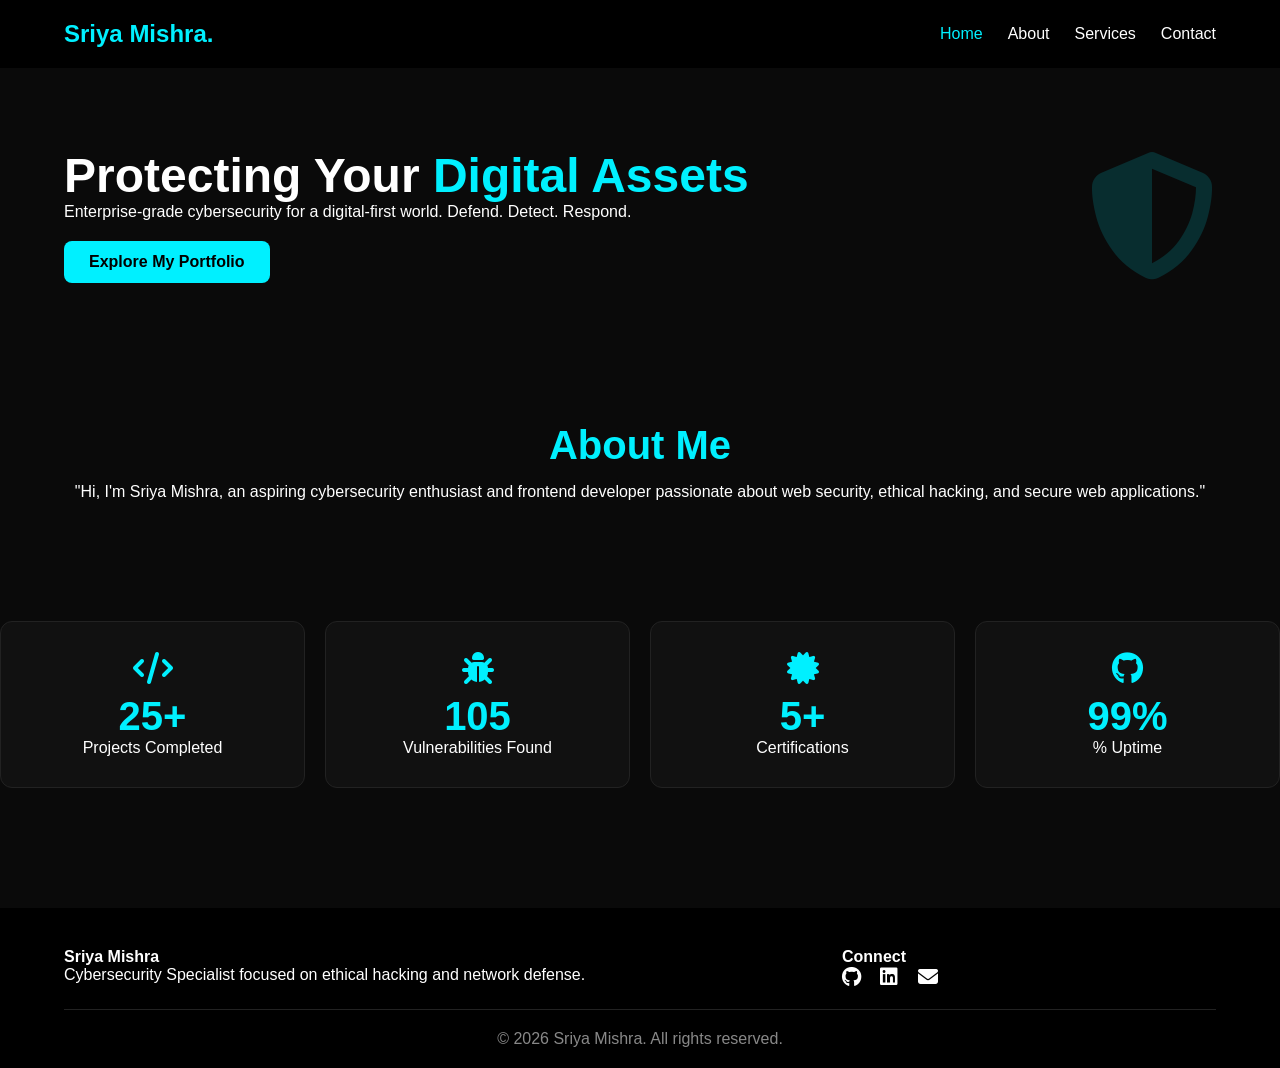
<file: index.html>
<!DOCTYPE html>
<html lang="en">
<head>
  <meta charset="UTF-8">
  <meta name="viewport" content="width=device-width, initial-scale=1.0">
  <title>Sriya Mishra | Cybersecurity Specialist</title>
  <link rel="stylesheet" href="css/style.css">
  <link rel="stylesheet" href="https://cdnjs.cloudflare.com/ajax/libs/font-awesome/6.5.0/css/all.min.css">
</head>
<body>
  <div id="loader"><div class="spinner"></div></div>
  
  <header class="navbar">
    <a href="index.html" class="logo">Sriya Mishra<span>.</span></a>
    <button class="hamburger" id="hamburger-btn">
      <i class="fas fa-bars"></i>
    </button>
    <nav>
      <ul class="nav-links" id="nav-menu">
        <li><a href="index.html" class="active">Home</a></li>
        <li><a href="about.html">About</a></li>
        <li><a href="services.html">Services</a></li>
        <li><a href="contact.html">Contact</a></li>
      </ul>
    </nav>
  </header>
  
  <main>
    <section class="hero">
      <div class="hero-content">
        <h1>Protecting Your <span>Digital Assets</span></h1>
        <p>Enterprise-grade cybersecurity for a digital-first world. Defend. Detect. Respond.</p>
        <a href="#projects" class="btn btn-primary">Explore My Portfolio</a> <!-- Fixed button text -->
      </div>
      <div class="hero-illustration">
        <i class="fas fa-shield-halved"></i> <!-- Hero illustration -->
      </div>
    </section>

    <section class="about container" id="about">
      <h2>About Me</h2> <!-- New About Me section -->
      <p>"Hi, I'm Sriya Mishra, an aspiring cybersecurity enthusiast and frontend developer passionate about web security, ethical hacking, and secure web applications."</p>
    </section>
    
    <section class="stats container" id="projects">
      <div class="stat-card">
        <i class="fas fa-code"></i>
        <h3 class="counter" data-target="25">0</h3>
        <p>Projects Completed</p> <!-- Real achievements -->
      </div>
      <div class="stat-card">
        <i class="fas fa-bug"></i>
        <h3 class="counter" data-target="150">0</h3>
        <p>Vulnerabilities Found</p>
      </div>
      <div class="stat-card">
        <i class="fas fa-certificate"></i>
        <h3 class="counter" data-target="5">0</h3>
        <p>Certifications</p>
      </div>
      <div class="stat-card">
        <i class="fab fa-github"></i>
        <h3 class="counter" data-target="99">0</h3>
        <p>% Uptime</p>
      </div>
    </section>
  </main>
  
  <footer class="footer">
    <div class="footer-content">
      <div class="footer-col">
        <h4>Sriya Mishra</h4>
        <p>Cybersecurity Specialist focused on ethical hacking and network defense.</p>
      </div>
      <div class="footer-col">
        <h4>Connect</h4>
        <div class="socials">
          <a href="https://github.com/sriyashreemishra84-ux" target="_blank"><i class="fab fa-github"></i></a>
          <a href="#" target="_blank"><i class="fab fa-linkedin"></i></a> <!-- Add your LinkedIn -->
          <a href="mailto:youremail@gmail.com"><i class="fas fa-envelope"></i></a> <!-- Add your Email -->
        </div>
      </div>
    </div>
    <div class="footer-bottom">
      <p>© 2026 Sriya Mishra. All rights reserved.</p>
    </div>
  </footer>
  
  <button id="scroll-top"><i class="fas fa-arrow-up"></i></button>
  <script src="js/script.js"></script>
</body>
</html>
</file>
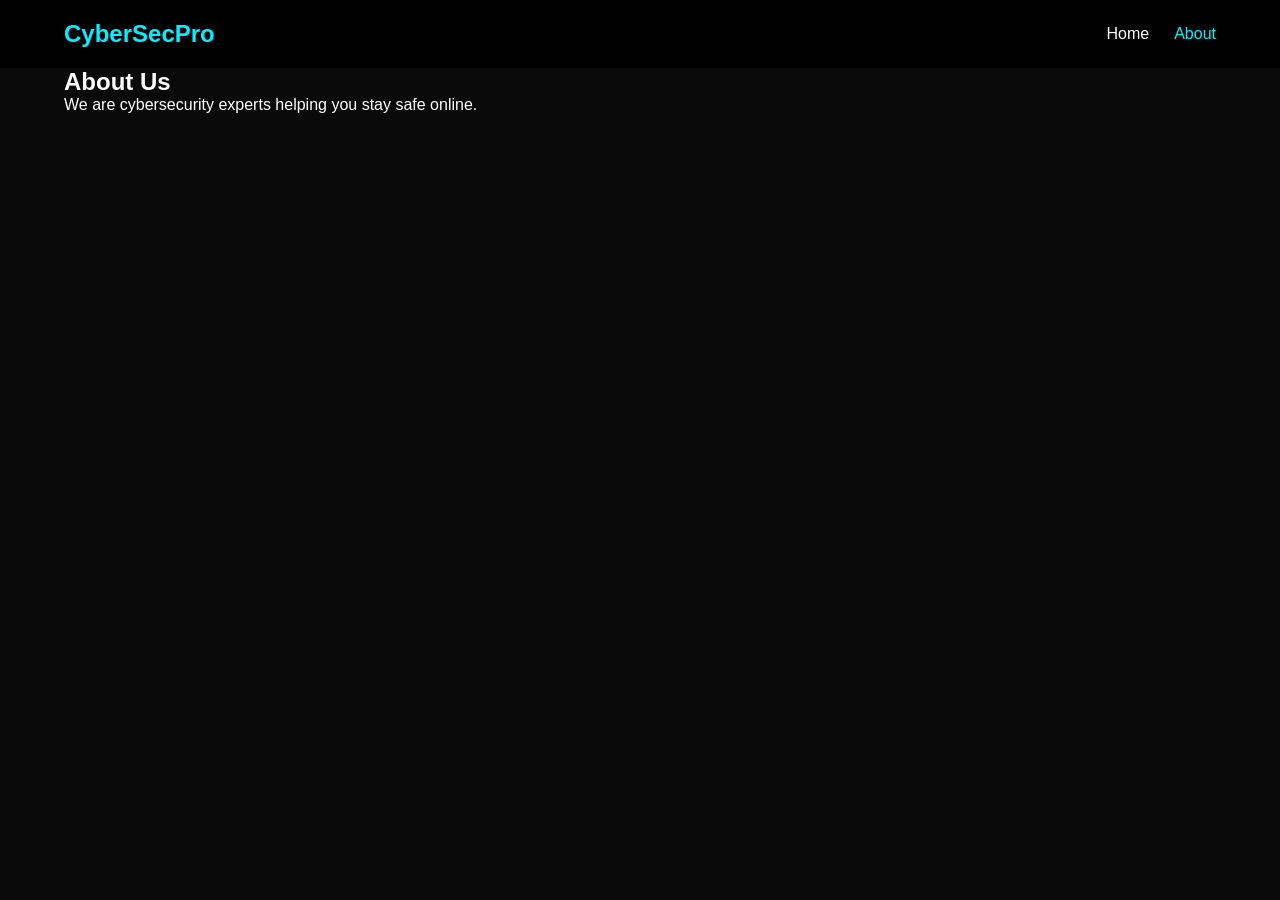
<file: about.html>
<!DOCTYPE html>
<html lang="en">
<head>
  <meta charset="UTF-8">
  <title>About - CyberSec Pro</title>
  <link rel="stylesheet" href="css/style.css">
</head>
<body>
  <nav class="navbar">
    <a href="index.html" class="logo">Cyber<span>Sec</span>Pro</a>
    <ul class="nav-links"><li><a href="index.html">Home</a></li><li><a href="about.html" class="active">About</a></li></ul>
  </nav>
  <section class="container"><h1>About Us</h1><p>We are cybersecurity experts helping you stay safe online.</p></section>
  <script src="js/script.js"></script>
</body>
</html>
</file>
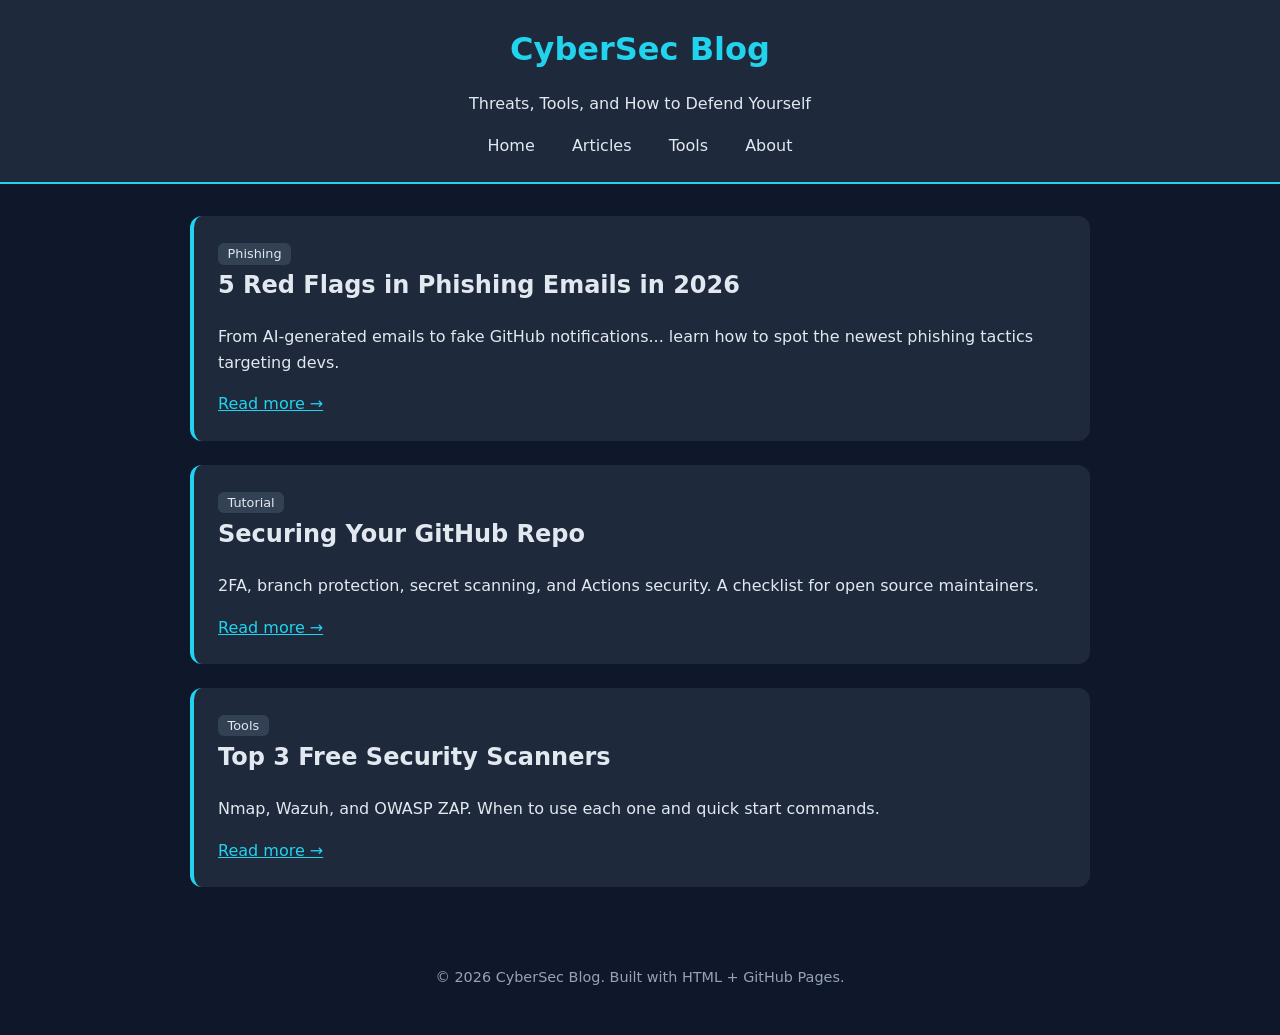
<file: blog.html>
<!DOCTYPE html>
<html lang="en">
<head>
<meta charset="UTF-8">
<meta name="viewport" content="width=device-width, initial-scale=1.0">
<title>CyberSec Blog | Stay Safe Online</title>
<style>
  :root { --bg:#0f172a; --card:#1e293b; --text:#e2e8f0; --accent:#22d3ee; }
  body { margin:0; font-family: system-ui, sans-serif; background:var(--bg); color:var(--text); line-height:1.6; }
  header { background:var(--card); padding:1.5rem; text-align:center; border-bottom:2px solid var(--accent); }
  header h1 { margin:0; color:var(--accent); }
  nav a { color:var(--text); margin:0 1rem; text-decoration:none; }
  nav a:hover { color:var(--accent); }
  .container { max-width:900px; margin:2rem auto; padding:0 1rem; }
  .post { background:var(--card); padding:1.5rem; margin-bottom:1.5rem; border-radius:12px; border-left:4px solid var(--accent); }
  .post h2 { margin-top:0; }
  .tag { background:#334155; padding:0.2rem 0.6rem; border-radius:6px; font-size:0.8rem; margin-right:0.5rem; }
  footer { text-align:center; padding:2rem; color:#94a3b8; font-size:0.9rem; }
</style>
</head>
<body>
  <header>
    <h1>CyberSec Blog</h1>
    <p>Threats, Tools, and How to Defend Yourself</p>
    <nav>
      <a href="#">Home</a>
      <a href="#posts">Articles</a>
      <a href="#tools">Tools</a>
      <a href="#about">About</a>
    </nav>
  </header>

  <div class="container" id="posts">
    <div class="post">
      <span class="tag">Phishing</span>
      <h2>5 Red Flags in Phishing Emails in 2026</h2>
      <p>From AI-generated emails to fake GitHub notifications... learn how to spot the newest phishing tactics targeting devs.</p>
      <a href="#" style="color:var(--accent)">Read more →</a>
    </div>

    <div class="post">
      <span class="tag">Tutorial</span>
      <h2>Securing Your GitHub Repo</h2>
      <p>2FA, branch protection, secret scanning, and Actions security. A checklist for open source maintainers.</p>
      <a href="#" style="color:var(--accent)">Read more →</a>
    </div>

    <div class="post" id="tools">
      <span class="tag">Tools</span>
      <h2>Top 3 Free Security Scanners</h2>
      <p>Nmap, Wazuh, and OWASP ZAP. When to use each one and quick start commands.</p>
      <a href="#" style="color:var(--accent)">Read more →</a>
    </div>
  </div>

  <footer id="about">
    <p>© 2026 CyberSec Blog. Built with HTML + GitHub Pages.</p>
  </footer>
</body>
</html>
</file>
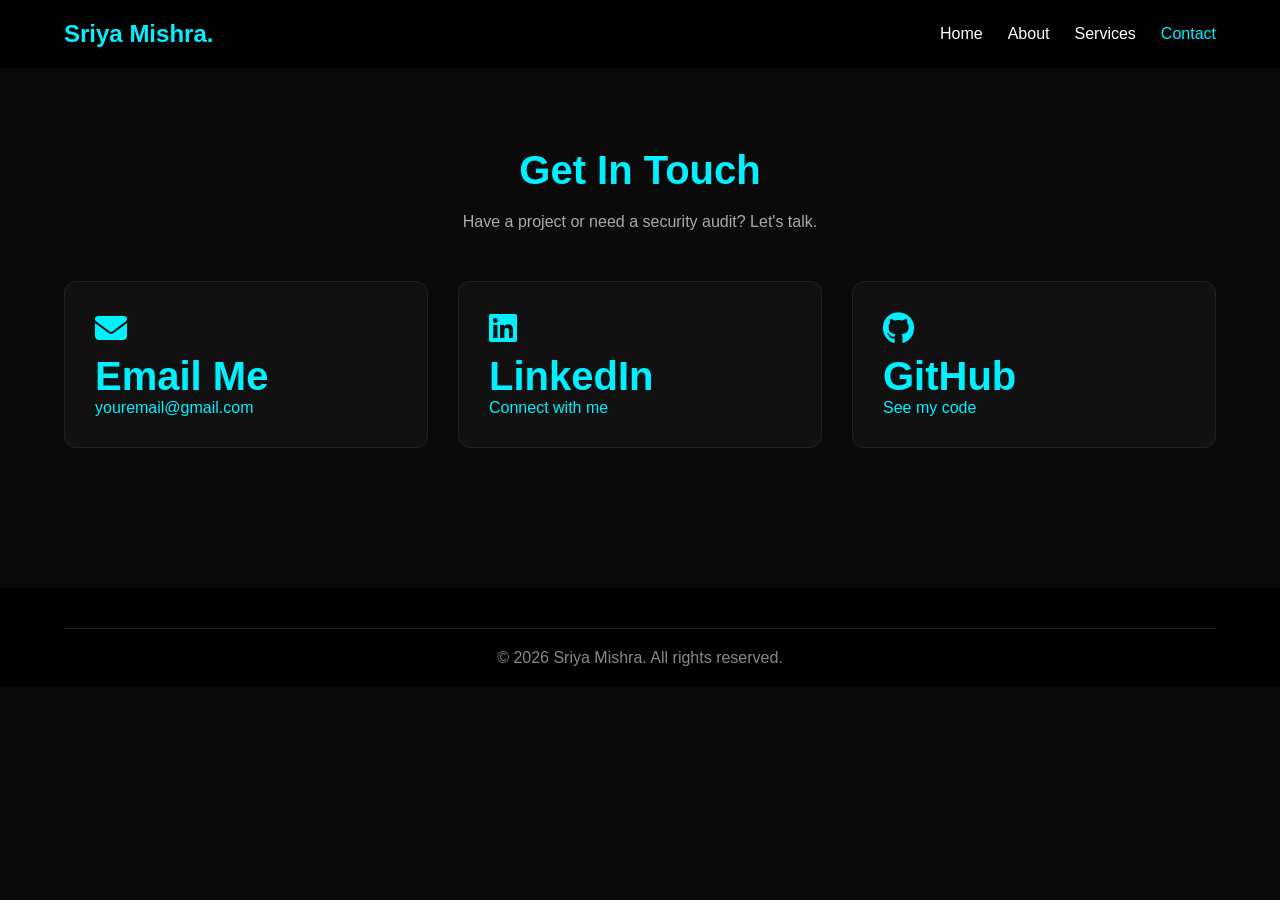
<file: contact.html>
<!DOCTYPE html>
<html lang="en">
<head>
  <meta charset="UTF-8">
  <meta name="viewport" content="width=device-width, initial-scale=1.0">
  <title>Contact | Sriya Mishra</title>
  <link rel="stylesheet" href="css/style.css">
  <link rel="stylesheet" href="https://cdnjs.cloudflare.com/ajax/libs/font-awesome/6.5.0/css/all.min.css">
</head>
<body>
  <header class="navbar">
    <a href="index.html" class="logo">Sriya Mishra<span>.</span></a>
    <button class="hamburger" id="hamburger-btn"><i class="fas fa-bars"></i></button>
    <nav>
      <ul class="nav-links" id="nav-menu">
        <li><a href="index.html">Home</a></li>
        <li><a href="about.html">About</a></li>
        <li><a href="services.html">Services</a></li>
        <li><a href="contact.html" class="active">Contact</a></li>
      </ul>
    </nav>
  </header>
  
  <main class="container" style="padding: 80px 5%;">
    <h1 style="text-align:center; font-size: 2.5rem; color: var(--accent); margin-bottom: 20px;">Get In Touch</h1>
    <p style="text-align:center; color: #aaa; margin-bottom: 50px;">Have a project or need a security audit? Let's talk.</p>
    
    <div style="display: grid; grid-template-columns: repeat(auto-fit, minmax(300px, 1fr)); gap: 30px;">
      
      <div class="stat-card" style="text-align: left;">
        <i class="fas fa-envelope" style="font-size: 2rem;"></i>
        <h3>Email Me</h3>
        <p><a href="mailto:youremail@gmail.com" style="color: var(--accent); text-decoration: none;">youremail@gmail.com</a></p>
      </div>

      <div class="stat-card" style="text-align: left;">
        <i class="fab fa-linkedin" style="font-size: 2rem;"></i>
        <h3>LinkedIn</h3>
        <p><a href="https://linkedin.com/in/yourprofile" target="_blank" style="color: var(--accent); text-decoration: none;">Connect with me</a></p>
      </div>

      <div class="stat-card" style="text-align: left;">
        <i class="fab fa-github" style="font-size: 2rem;"></i>
        <h3>GitHub</h3>
        <p><a href="https://github.com/sriyashreemishra84-ux" target="_blank" style="color: var(--accent); text-decoration: none;">See my code</a></p>
      </div>
      
    </div>
  </main>

  <footer class="footer">
    <div class="footer-bottom">
      <p>© 2026 Sriya Mishra. All rights reserved.</p>
    </div>
  </footer>
  
  <script src="js/script.js"></script>
</body>
</html>
</file>
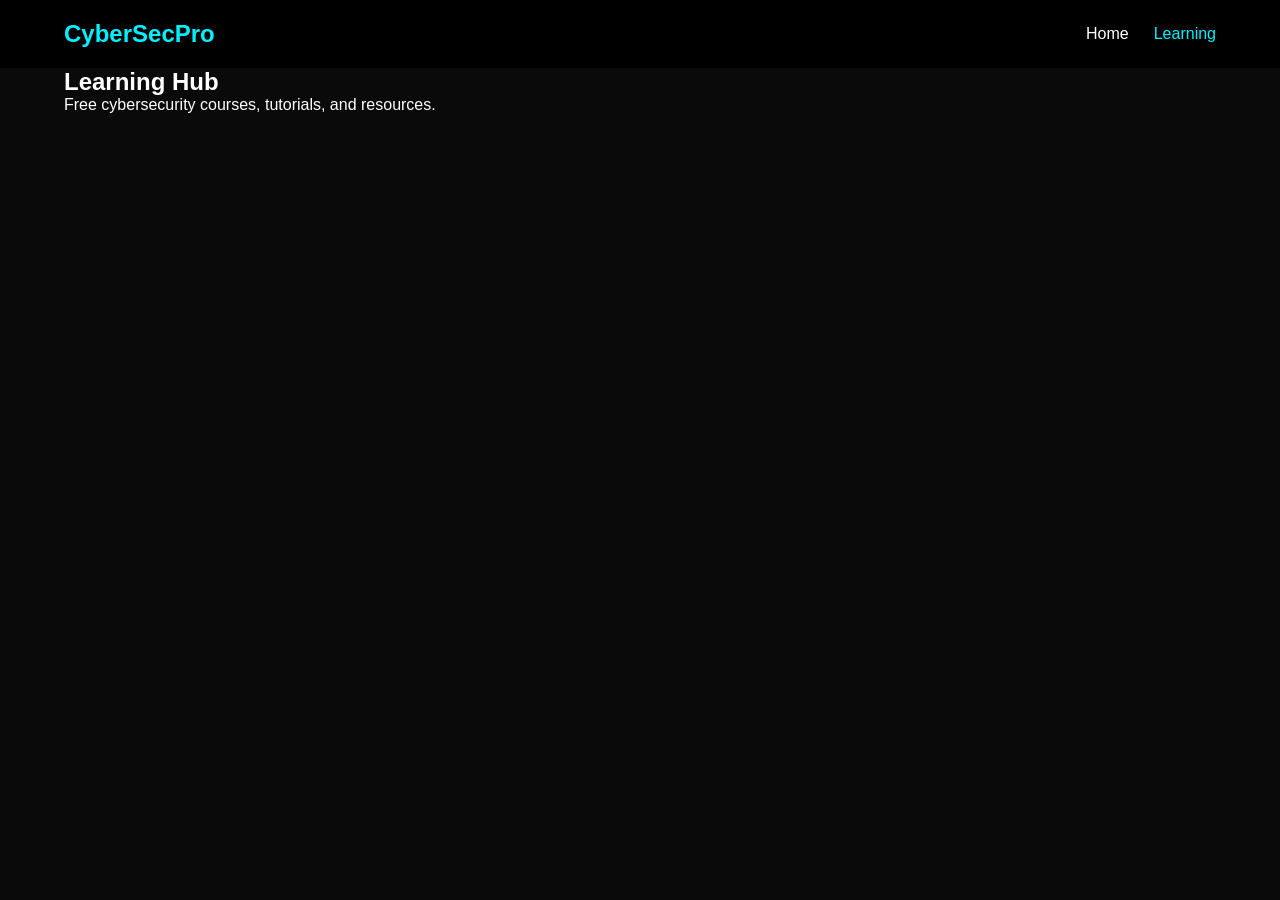
<file: learning.html>
<!DOCTYPE html>
<html lang="en">
<head>
  <meta charset="UTF-8">
  <title>Learning - CyberSec Pro</title>
  <link rel="stylesheet" href="css/style.css">
</head>
<body>
  <nav class="navbar">
    <a href="index.html" class="logo">Cyber<span>Sec</span>Pro</a>
    <ul class="nav-links"><li><a href="index.html">Home</a></li><li><a href="learning.html" class="active">Learning</a></li></ul>
  </nav>
  <section class="container"><h1>Learning Hub</h1><p>Free cybersecurity courses, tutorials, and resources.</p></section>
  <script src="js/script.js"></script>
</body>
</html>
</file>
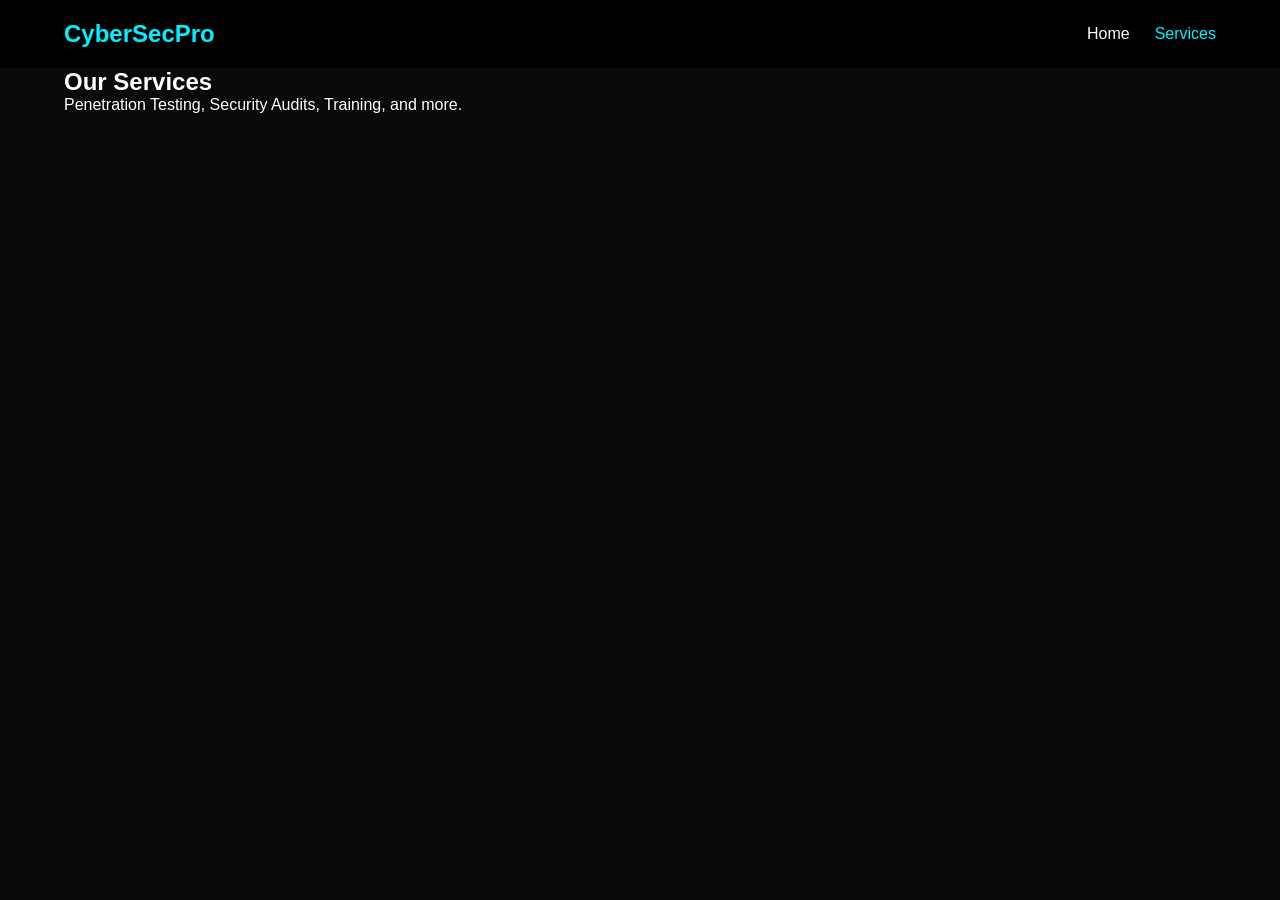
<file: services.html>
<!DOCTYPE html>
<html lang="en">
<head>
  <meta charset="UTF-8">
  <title>Services - CyberSec Pro</title>
  <link rel="stylesheet" href="css/style.css">
</head>
<body>
  <nav class="navbar">
    <a href="index.html" class="logo">Cyber<span>Sec</span>Pro</a>
    <ul class="nav-links"><li><a href="index.html">Home</a></li><li><a href="services.html" class="active">Services</a></li></ul>
  </nav>
  <section class="container"><h1>Our Services</h1><p>Penetration Testing, Security Audits, Training, and more.</p></section>
  <script src="js/script.js"></script>
</body>
</html>
</file>
<file: css/style.css>
:root {
  --bg: #0a0a0a; --card: #111; --text: #fff; --accent: #00f0ff; --muted: #888;
}
* { margin: 0; padding: 0; box-sizing: border-box; scroll-behavior: smooth; }
body { background: var(--bg); color: var(--text); font-family: 'Segoe UI', sans-serif; }
#loader { display: none !important; }
.container { padding: 0 5%; }

.navbar { display: flex; justify-content: space-between; align-items: center; padding: 20px 5%; background: #000; position: sticky; top: 0; z-index: 100; }
.logo { font-size: 24px; font-weight: 800; color: var(--accent); text-decoration: none; }
.nav-links { display: flex; list-style: none; gap: 25px; }
.nav-links a { color: var(--text); text-decoration: none; transition: 0.3s; }
.nav-links a:hover, .nav-links a.active { color: var(--accent); }
.hamburger { display: none; background: none; border: none; color: var(--text); font-size: 24px; cursor: pointer; z-index: 101; }

.hero { display: flex; align-items: center; justify-content: space-between; padding: 80px 5%; animation: fadeIn 1s ease; }
.hero h1 { font-size: 3rem; } .hero h1 span { color: var(--accent); }
.hero-illustration i { font-size: 8rem; color: var(--accent); opacity: 0.15; animation: float 3s ease-in-out infinite; }
.btn-primary { background: var(--accent); color: #000; padding: 12px 25px; text-decoration: none; border-radius: 8px; font-weight: bold; display: inline-block; margin-top: 20px; transition: 0.3s; }
.btn-primary:hover { transform: scale(1.05); }

.about { padding: 60px 0; text-align: center; }
.about h2 { font-size: 2.5rem; color: var(--accent); margin-bottom: 15px; }

.stats { display: grid; grid-template-columns: repeat(4, 1fr); gap: 20px; padding: 60px 0; }
.stat-card { background: var(--card); padding: 30px; border-radius: 12px; text-align: center; border: 1px solid #222; transition: 0.3s; }
.stat-card:hover { border-color: var(--accent); transform: translateY(-8px); box-shadow: 0 0 20px rgba(0,240,255,0.1); }
.stat-card i { font-size: 2rem; color: var(--accent); margin-bottom: 10px; }
.stat-card h3 { font-size: 2.5rem; color: var(--accent); }

.footer { background: #000; padding: 40px 5% 20px; margin-top: 60px; }
.footer-content { display: grid; grid-template-columns: 2fr 1fr; gap: 30px; margin-bottom: 20px; }
.socials a { color: var(--text); font-size: 20px; margin-right: 15px; transition: 0.3s; }
.socials a:hover { color: var(--accent); }
.footer-bottom { text-align: center; padding-top: 20px; border-top: 1px solid #222; color: var(--muted); }
#scroll-top { position: fixed; bottom: 20px; right: 20px; background: var(--accent); color: #000; border: none; padding: 10px 15px; border-radius: 50%; display: none; cursor: pointer; z-index: 99; }

@keyframes fadeIn { from {opacity: 0; transform: translateY(20px);} to {opacity: 1; transform: translateY(0);} }
@keyframes float { 0%, 100% {transform: translateY(0);} 50% {transform: translateY(-15px);} }

@media (max-width: 900px) {
  .stats { grid-template-columns: repeat(2, 1fr); }
  .hero { flex-direction: column; text-align: center; gap: 40px; }
}
@media (max-width: 768px) {
  .nav-links { 
    display: flex; flex-direction: column; position: fixed; top: 0; right: -100%; 
    width: 70%; height: 100vh; background: #000; padding: 100px 20px; 
    transition: 0.3s ease; border-left: 1px solid #222;
  }
  .nav-links.active { right: 0; } /* This fixes the hamburger */
  .hamburger { display: block; }
  .stats { grid-template-columns: 1fr; }
  .footer-content { grid-template-columns: 1fr; }
  .hero h1 { font-size: 2.2rem; }
}
</file>
